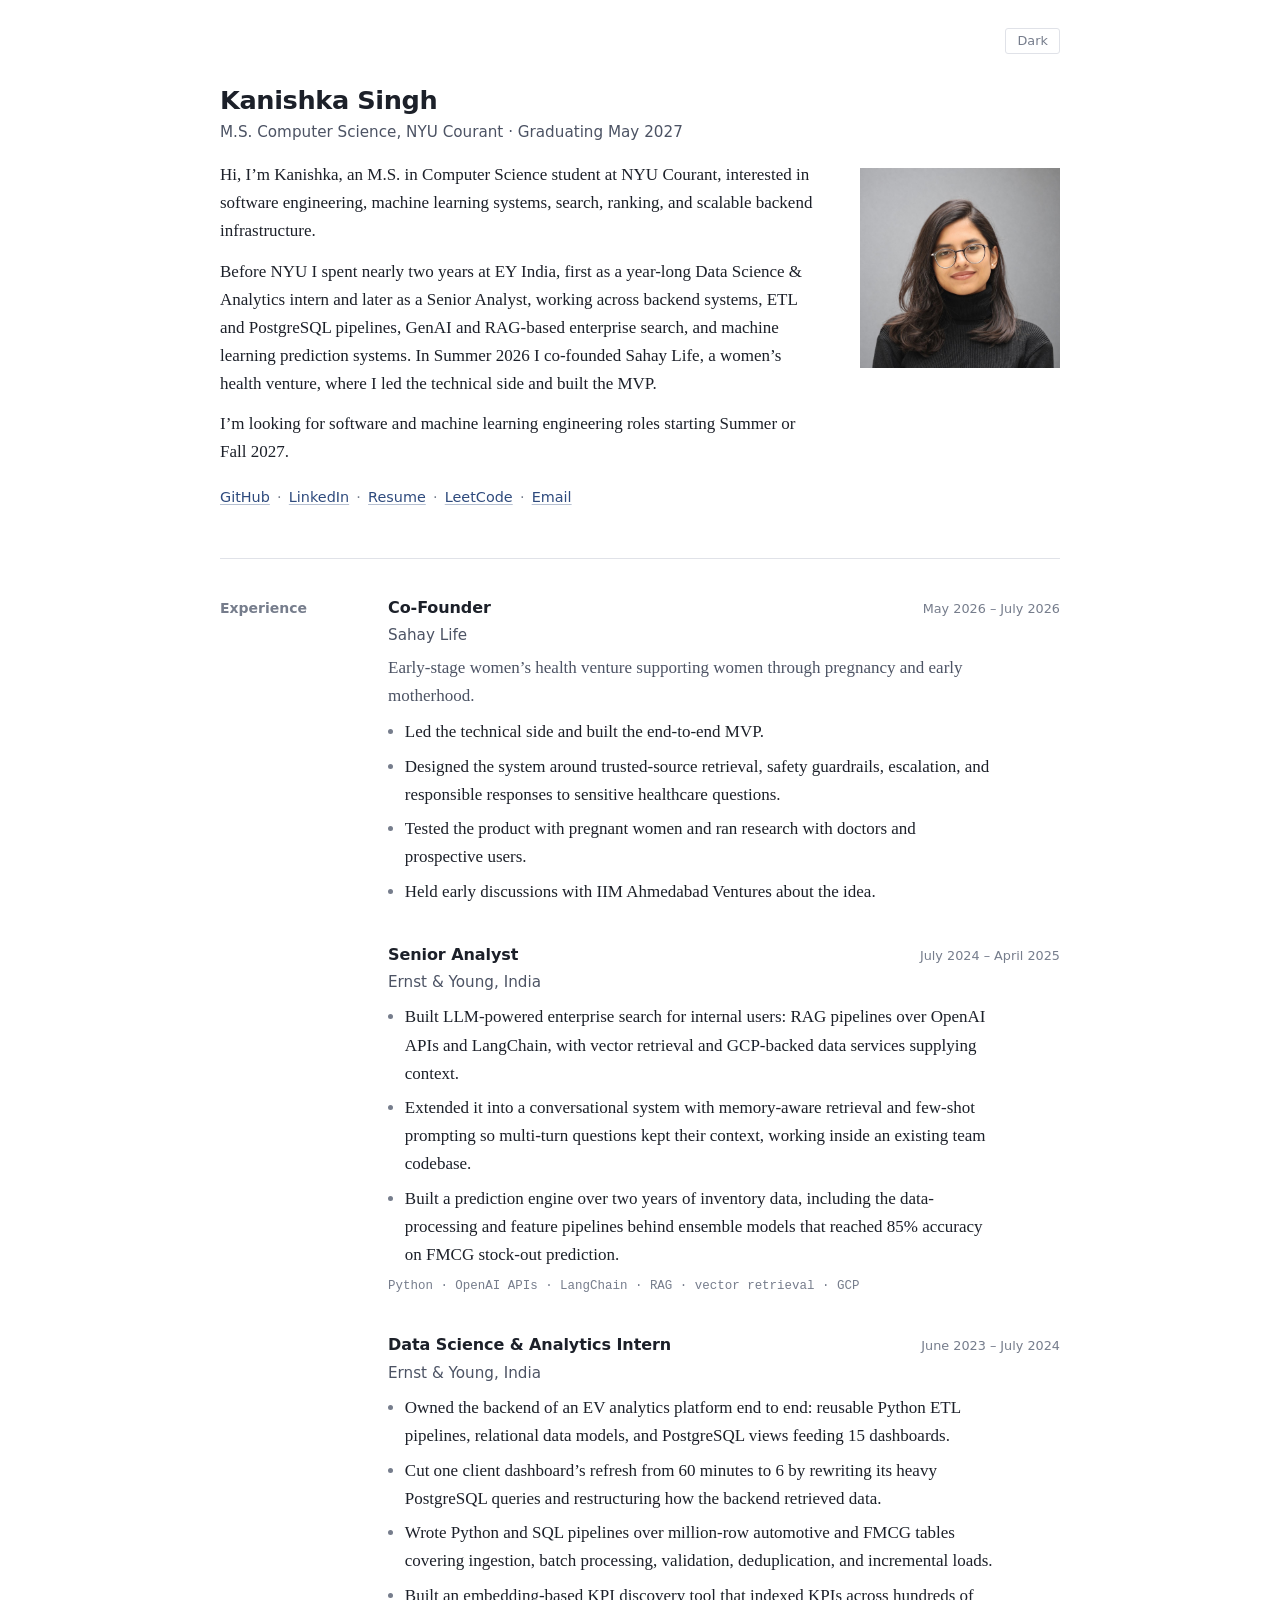
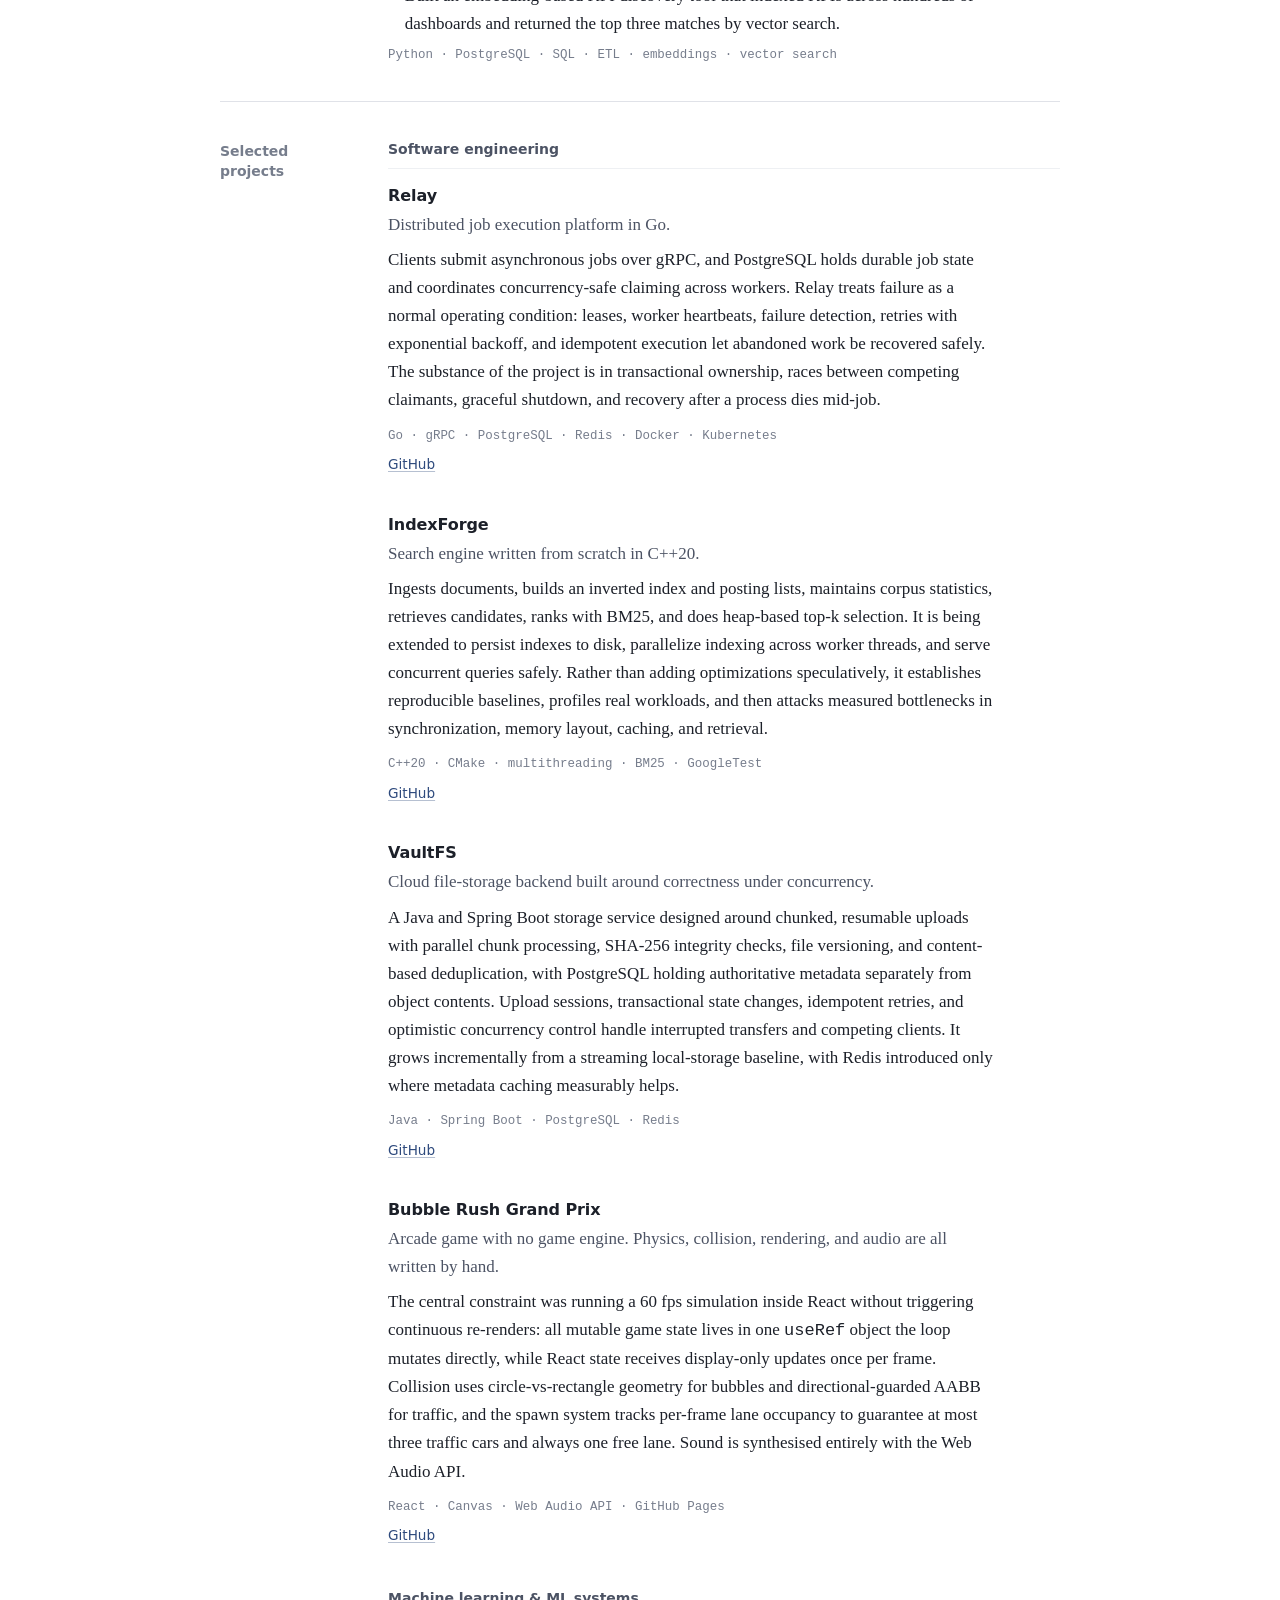
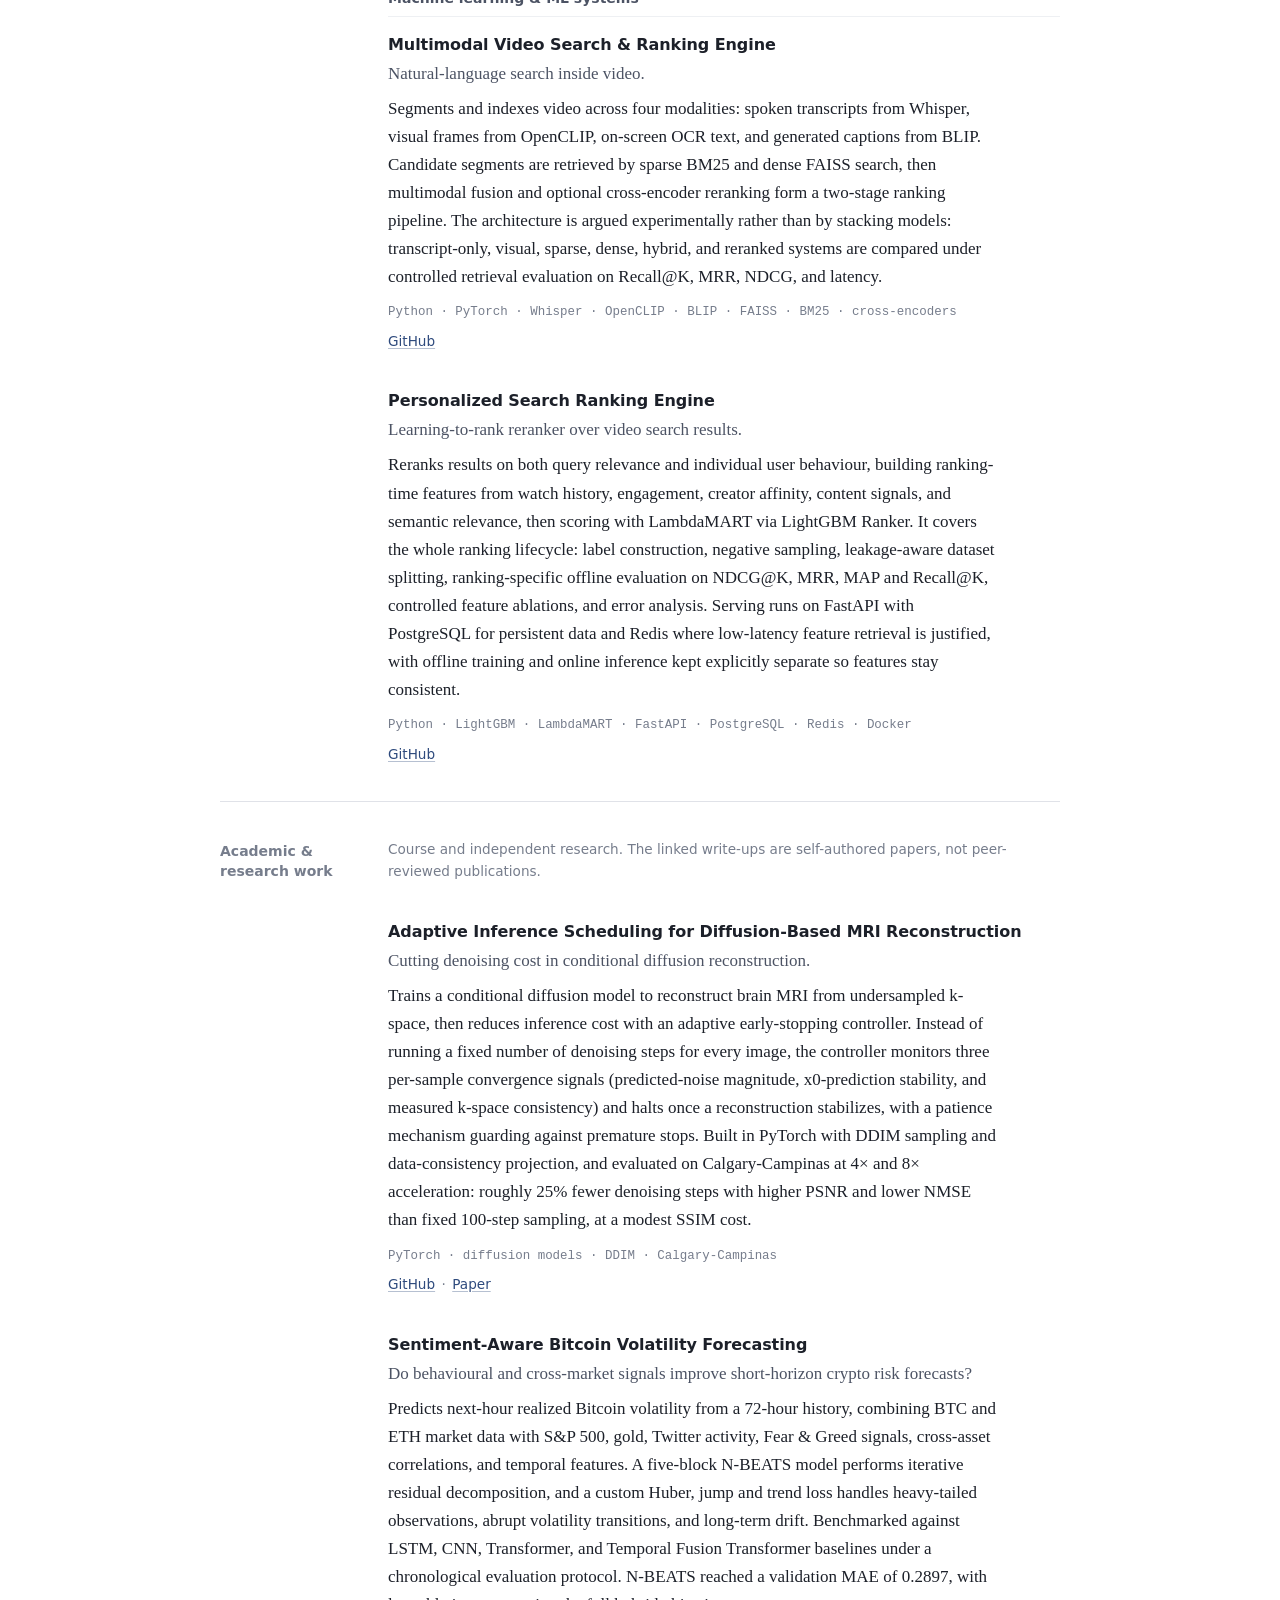
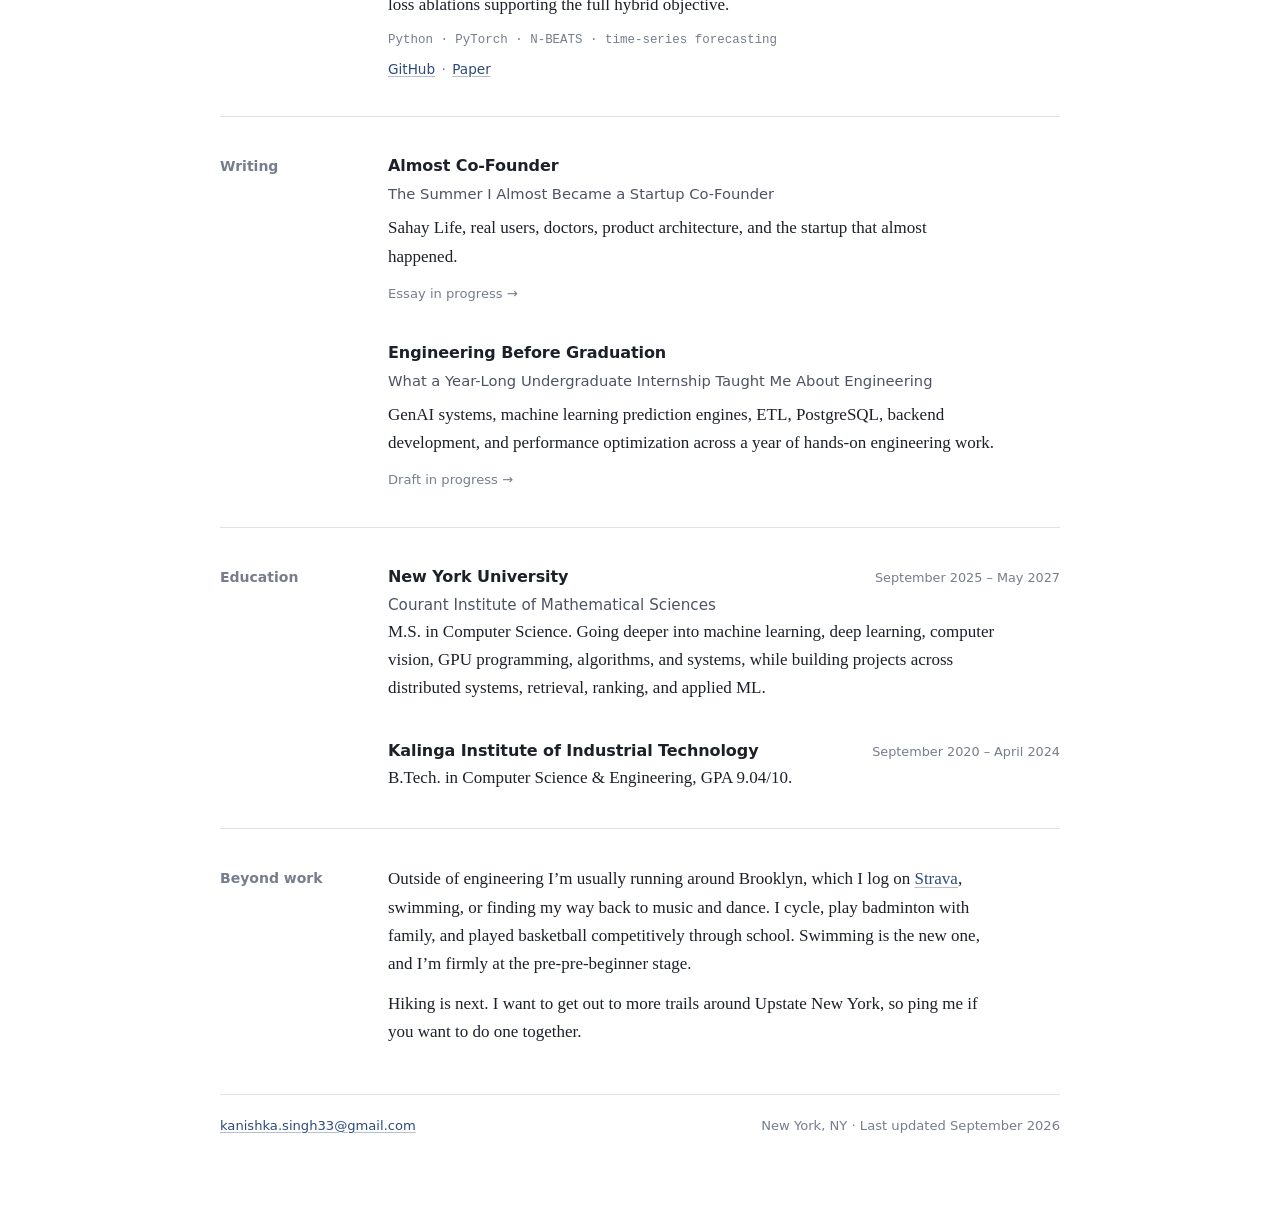
<file: index.html>
<!DOCTYPE html>
<html lang="en">
<head>
<meta charset="utf-8">
<meta name="viewport" content="width=device-width, initial-scale=1">
<title>Kanishka Singh</title>
<meta name="description" content="Kanishka Singh, M.S. Computer Science at NYU Courant, graduating May 2027. Software engineering, machine learning systems, search, ranking, and scalable backend infrastructure. Previously EY India; co-founder of Sahay Life.">
<meta name="author" content="Kanishka Singh">
<link rel="canonical" href="https://up-the-ladder.github.io/kanishka-portfolio/">
<link rel="icon" href="assets/favicon.svg" type="image/svg+xml">
<link rel="stylesheet" href="styles/main.css">
<script src="scripts/theme.js"></script>

<meta property="og:type" content="profile">
<meta property="og:title" content="Kanishka Singh">
<meta property="og:description" content="M.S. Computer Science at NYU Courant, graduating May 2027. Software engineering, machine learning systems, search, ranking, and scalable backend infrastructure.">
<meta property="og:url" content="https://up-the-ladder.github.io/kanishka-portfolio/">
<meta property="og:image" content="https://up-the-ladder.github.io/kanishka-portfolio/assets/kanishka.jpg">
<meta name="twitter:card" content="summary">

<script type="application/ld+json">
{
  "@context": "https://schema.org",
  "@type": "Person",
  "name": "Kanishka Singh",
  "email": "mailto:kanishka.singh33@gmail.com",
  "url": "https://up-the-ladder.github.io/kanishka-portfolio/",
  "jobTitle": "Software and Machine Learning Engineer",
  "alumniOf": [
    { "@type": "CollegeOrUniversity", "name": "New York University, Courant Institute of Mathematical Sciences" },
    { "@type": "CollegeOrUniversity", "name": "Kalinga Institute of Industrial Technology" }
  ],
  "sameAs": [
    "https://github.com/up-the-ladder",
    "https://www.linkedin.com/in/singh-kanishka/",
    "https://leetcode.com/u/kanishka_singh/"
  ]
}
</script>
</head>
<body>

<a class="skip" href="#main">Skip to content</a>

<div class="topbar">
  <button type="button" class="themetoggle" data-theme-toggle aria-label="Switch to dark theme">Dark</button>
</div>

<header class="intro">
  <div>
    <h1 class="name">Kanishka Singh</h1>
    <p class="standfirst">M.S. Computer Science, NYU Courant &middot; Graduating May 2027</p>

    <p>Hi, I&rsquo;m Kanishka, an M.S. in Computer Science student at NYU Courant, interested in
    software engineering, machine learning systems, search, ranking, and scalable backend
    infrastructure.</p>

    <p>Before NYU I spent nearly two years at EY India, first as a year-long Data Science &amp;
    Analytics intern and later as a Senior Analyst, working across backend systems, ETL and PostgreSQL
    pipelines, GenAI and RAG-based enterprise search, and machine learning prediction systems. In
    Summer 2026 I co-founded Sahay Life, a women&rsquo;s health venture, where I led the technical
    side and built the MVP.</p>

    <p>I&rsquo;m looking for software and machine learning engineering roles starting Summer or
    Fall 2027.</p>

    <ul class="linkline">
      <li><a href="https://github.com/up-the-ladder" rel="me noopener">GitHub</a></li>
      <li><a href="https://www.linkedin.com/in/singh-kanishka/" rel="me noopener">LinkedIn</a></li>
      <li><a href="Kanishka_Resume.pdf" download>Resume</a></li>
      <li><a href="https://leetcode.com/u/kanishka_singh/" rel="me noopener">LeetCode</a></li>
      <li><a href="mailto:kanishka.singh33@gmail.com">Email</a></li>
    </ul>
  </div>

  <figure class="portrait">
    <img src="assets/kanishka.jpg" alt="Portrait of Kanishka Singh" width="320" height="320"
         onerror="this.closest('.portrait').remove()">
  </figure>
</header>

<main id="main">

  <!-- ===================== EXPERIENCE ===================== -->
  <section class="section" aria-labelledby="experience">
    <h2 class="section-label" id="experience">Experience</h2>
    <div class="section-body">

      <article class="entry">
        <div class="entry-head">
          <h3 class="entry-title">Co-Founder</h3>
          <p class="entry-meta">May 2026 &ndash; July 2026</p>
        </div>
        <p class="entry-org">Sahay Life</p>
        <p class="entry-line">Early-stage women&rsquo;s health venture supporting women through
        pregnancy and early motherhood.</p>
        <ul class="points">
          <li>Led the technical side and built the end-to-end MVP.</li>
          <li>Designed the system around trusted-source retrieval, safety guardrails, escalation, and
          responsible responses to sensitive healthcare questions.</li>
          <li>Tested the product with pregnant women and ran research with doctors and prospective
          users.</li>
          <li>Held early discussions with IIM Ahmedabad Ventures about the idea.</li>
        </ul>
      </article>

      <article class="entry">
        <div class="entry-head">
          <h3 class="entry-title">Senior Analyst</h3>
          <p class="entry-meta">July 2024 &ndash; April 2025</p>
        </div>
        <p class="entry-org">Ernst &amp; Young, India</p>
        <ul class="points">
          <li>Built LLM-powered enterprise search for internal users: RAG pipelines over OpenAI APIs
          and LangChain, with vector retrieval and GCP-backed data services supplying context.</li>
          <li>Extended it into a conversational system with memory-aware retrieval and few-shot
          prompting so multi-turn questions kept their context, working inside an existing team
          codebase.</li>
          <li>Built a prediction engine over two years of inventory data, including the data-processing
          and feature pipelines behind ensemble models that reached 85% accuracy on FMCG stock-out
          prediction.</li>
        </ul>
        <p class="stack">Python &middot; OpenAI APIs &middot; LangChain &middot; RAG &middot; vector retrieval &middot; GCP</p>
      </article>

      <article class="entry">
        <div class="entry-head">
          <h3 class="entry-title">Data Science &amp; Analytics Intern</h3>
          <p class="entry-meta">June 2023 &ndash; July 2024</p>
        </div>
        <p class="entry-org">Ernst &amp; Young, India</p>
        <ul class="points">
          <li>Owned the backend of an EV analytics platform end to end: reusable Python ETL pipelines,
          relational data models, and PostgreSQL views feeding 15 dashboards.</li>
          <li>Cut one client dashboard&rsquo;s refresh from 60 minutes to 6 by rewriting its heavy
          PostgreSQL queries and restructuring how the backend retrieved data.</li>
          <li>Wrote Python and SQL pipelines over million-row automotive and FMCG tables covering
          ingestion, batch processing, validation, deduplication, and incremental loads.</li>
          <li>Built an embedding-based KPI discovery tool that indexed KPIs across hundreds of
          dashboards and returned the top three matches by vector search.</li>
        </ul>
        <p class="stack">Python &middot; PostgreSQL &middot; SQL &middot; ETL &middot; embeddings &middot; vector search</p>
      </article>

    </div>
  </section>

  <!-- ===================== SELECTED PROJECTS ===================== -->
  <section class="section" aria-labelledby="projects">
    <h2 class="section-label" id="projects">Selected projects</h2>
    <div class="section-body">

      <div class="group">
        <h3 class="group-label">Software engineering</h3>

        <article class="entry">
          <div class="entry-head">
            <h4 class="entry-title">Relay</h4>
          </div>
          <p class="entry-line">Distributed job execution platform in Go.</p>
          <p>Clients submit asynchronous jobs over gRPC, and PostgreSQL holds durable job state and
          coordinates concurrency-safe claiming across workers. Relay treats failure as a normal
          operating condition: leases, worker heartbeats, failure detection, retries with exponential
          backoff, and idempotent execution let abandoned work be recovered safely. The substance of the
          project is in transactional ownership, races between competing claimants, graceful shutdown,
          and recovery after a process dies mid-job.</p>
          <p class="stack">Go &middot; gRPC &middot; PostgreSQL &middot; Redis &middot; Docker &middot; Kubernetes</p>
          <ul class="links">
            <li><a href="https://github.com/up-the-ladder/Relay" rel="noopener">GitHub</a></li>
          </ul>
        </article>

        <article class="entry">
          <div class="entry-head">
            <h4 class="entry-title">IndexForge</h4>
          </div>
          <p class="entry-line">Search engine written from scratch in C++20.</p>
          <p>Ingests documents, builds an inverted index and posting lists, maintains corpus statistics,
          retrieves candidates, ranks with BM25, and does heap-based top-k selection. It is being
          extended to persist indexes to disk, parallelize indexing across worker threads, and serve
          concurrent queries safely. Rather than adding optimizations speculatively, it establishes
          reproducible baselines, profiles real workloads, and then attacks measured bottlenecks in
          synchronization, memory layout, caching, and retrieval.</p>
          <p class="stack">C++20 &middot; CMake &middot; multithreading &middot; BM25 &middot; GoogleTest</p>
          <ul class="links">
            <li><a href="https://github.com/up-the-ladder/IndexForge" rel="noopener">GitHub</a></li>
          </ul>
        </article>

        <article class="entry">
          <div class="entry-head">
            <h4 class="entry-title">VaultFS</h4>
          </div>
          <p class="entry-line">Cloud file-storage backend built around correctness under concurrency.</p>
          <p>A Java and Spring Boot storage service designed around chunked, resumable uploads with
          parallel chunk processing, SHA-256 integrity checks, file versioning, and content-based
          deduplication, with PostgreSQL holding authoritative metadata separately from object contents.
          Upload sessions, transactional state changes, idempotent retries, and optimistic concurrency
          control handle interrupted transfers and competing clients. It grows incrementally from a
          streaming local-storage baseline, with Redis introduced only where metadata caching measurably
          helps.</p>
          <p class="stack">Java &middot; Spring Boot &middot; PostgreSQL &middot; Redis</p>
          <ul class="links">
            <li><a href="https://github.com/up-the-ladder/VaultFS" rel="noopener">GitHub</a></li>
          </ul>
        </article>

        <article class="entry">
          <div class="entry-head">
            <h4 class="entry-title">Bubble Rush Grand Prix</h4>
          </div>
          <p class="entry-line">Arcade game with no game engine. Physics, collision, rendering, and
          audio are all written by hand.</p>
          <p>The central constraint was running a 60 fps simulation inside React without triggering
          continuous re-renders: all mutable game state lives in one <code>useRef</code> object the loop
          mutates directly, while React state receives display-only updates once per frame. Collision
          uses circle-vs-rectangle geometry for bubbles and directional-guarded AABB for traffic, and the
          spawn system tracks per-frame lane occupancy to guarantee at most three traffic cars and always
          one free lane. Sound is synthesised entirely with the Web Audio API.</p>
          <p class="stack">React &middot; Canvas &middot; Web Audio API &middot; GitHub Pages</p>
          <ul class="links">
            <li><a href="https://github.com/up-the-ladder/f1-game" rel="noopener">GitHub</a></li>
          </ul>
        </article>
      </div>

      <div class="group">
        <h3 class="group-label">Machine learning &amp; ML systems</h3>

        <article class="entry">
          <div class="entry-head">
            <h4 class="entry-title">Multimodal Video Search &amp; Ranking Engine</h4>
          </div>
          <p class="entry-line">Natural-language search inside video.</p>
          <p>Segments and indexes video across four modalities: spoken transcripts from Whisper, visual
          frames from OpenCLIP, on-screen OCR text, and generated captions from BLIP. Candidate segments
          are retrieved by sparse BM25 and dense FAISS search, then multimodal fusion and optional
          cross-encoder reranking form a two-stage ranking pipeline. The architecture is argued
          experimentally rather than by stacking models: transcript-only, visual, sparse, dense, hybrid,
          and reranked systems are compared under controlled retrieval evaluation on Recall@K, MRR,
          NDCG, and latency.</p>
          <p class="stack">Python &middot; PyTorch &middot; Whisper &middot; OpenCLIP &middot; BLIP &middot; FAISS &middot; BM25 &middot; cross-encoders</p>
          <ul class="links">
            <li><a href="https://github.com/up-the-ladder/Multimodal-Video-Search-Ranking-Engine" rel="noopener">GitHub</a></li>
          </ul>
        </article>

        <article class="entry">
          <div class="entry-head">
            <h4 class="entry-title">Personalized Search Ranking Engine</h4>
          </div>
          <p class="entry-line">Learning-to-rank reranker over video search results.</p>
          <p>Reranks results on both query relevance and individual user behaviour, building
          ranking-time features from watch history, engagement, creator affinity, content signals, and
          semantic relevance, then scoring with LambdaMART via LightGBM Ranker. It covers the whole
          ranking lifecycle: label construction, negative sampling, leakage-aware dataset splitting,
          ranking-specific offline evaluation on NDCG@K, MRR, MAP and Recall@K, controlled feature
          ablations, and error analysis. Serving runs on FastAPI with PostgreSQL for persistent data and
          Redis where low-latency feature retrieval is justified, with offline training and online
          inference kept explicitly separate so features stay consistent.</p>
          <p class="stack">Python &middot; LightGBM &middot; LambdaMART &middot; FastAPI &middot; PostgreSQL &middot; Redis &middot; Docker</p>
          <ul class="links">
            <li><a href="https://github.com/up-the-ladder/Personalized-Ranking-Engine" rel="noopener">GitHub</a></li>
          </ul>
        </article>
      </div>

    </div>
  </section>

  <!-- ===================== ACADEMIC & RESEARCH ===================== -->
  <section class="section" aria-labelledby="research">
    <h2 class="section-label" id="research">Academic &amp; research work</h2>
    <div class="section-body">
      <p class="section-note">Course and independent research. The linked write-ups are self-authored
      papers, not peer-reviewed publications.</p>

      <article class="entry">
        <div class="entry-head">
          <h3 class="entry-title">Adaptive Inference Scheduling for Diffusion-Based MRI Reconstruction</h3>
        </div>
        <p class="entry-line">Cutting denoising cost in conditional diffusion reconstruction.</p>
        <p>Trains a conditional diffusion model to reconstruct brain MRI from undersampled k-space, then
        reduces inference cost with an adaptive early-stopping controller. Instead of running a fixed
        number of denoising steps for every image, the controller monitors three per-sample convergence
        signals (predicted-noise magnitude, x0-prediction stability, and measured k-space consistency)
        and halts once a reconstruction stabilizes, with a patience mechanism guarding against premature
        stops. Built in PyTorch with DDIM sampling and data-consistency projection, and evaluated on
        Calgary-Campinas at 4&times; and 8&times; acceleration: roughly 25% fewer denoising steps with
        higher PSNR and lower NMSE than fixed 100-step sampling, at a modest SSIM cost.</p>
        <p class="stack">PyTorch &middot; diffusion models &middot; DDIM &middot; Calgary-Campinas</p>
        <ul class="links">
          <li><a href="https://github.com/up-the-ladder/adaptive-inference-diffusion-mri" rel="noopener">GitHub</a></li>
          <li><a href="https://github.com/up-the-ladder/adaptive-inference-diffusion-mri/blob/main/Adaptive_Inference_Scheduling_for_Diffusion_Based_MRI_Reconstruction.pdf" rel="noopener">Paper</a></li>
        </ul>
      </article>

      <article class="entry">
        <div class="entry-head">
          <h3 class="entry-title">Sentiment-Aware Bitcoin Volatility Forecasting</h3>
        </div>
        <p class="entry-line">Do behavioural and cross-market signals improve short-horizon crypto risk
        forecasts?</p>
        <p>Predicts next-hour realized Bitcoin volatility from a 72-hour history, combining BTC and ETH
        market data with S&amp;P 500, gold, Twitter activity, Fear &amp; Greed signals, cross-asset
        correlations, and temporal features. A five-block N-BEATS model performs iterative residual
        decomposition, and a custom Huber, jump and trend loss handles heavy-tailed observations, abrupt
        volatility transitions, and long-term drift. Benchmarked against LSTM, CNN, Transformer, and
        Temporal Fusion Transformer baselines under a chronological evaluation protocol. N-BEATS reached
        a validation MAE of 0.2897, with loss ablations supporting the full hybrid objective.</p>
        <p class="stack">Python &middot; PyTorch &middot; N-BEATS &middot; time-series forecasting</p>
        <ul class="links">
          <li><a href="https://github.com/up-the-ladder/Predictive-Analytics-Project---Sentiment-Analysis" rel="noopener">GitHub</a></li>
          <li><a href="https://github.com/up-the-ladder/Predictive-Analytics-Project---Sentiment-Analysis/blob/main/Reseach%20Paper.pdf" rel="noopener">Paper</a></li>
        </ul>
      </article>

    </div>
  </section>

  <!-- ===================== WRITING ===================== -->
  <section class="section" aria-labelledby="writing">
    <h2 class="section-label" id="writing">Writing</h2>
    <div class="section-body">

      <article class="entry">
        <h3 class="entry-title">Almost Co-Founder</h3>
        <p class="writing-sub">The Summer I Almost Became a Startup Co-Founder</p>
        <p>Sahay Life, real users, doctors, product architecture, and the startup that almost
        happened.</p>
        <p class="status">Essay in progress &rarr;</p>
      </article>

      <article class="entry">
        <h3 class="entry-title">Engineering Before Graduation</h3>
        <p class="writing-sub">What a Year-Long Undergraduate Internship Taught Me About Engineering</p>
        <p>GenAI systems, machine learning prediction engines, ETL, PostgreSQL, backend development, and
        performance optimization across a year of hands-on engineering work.</p>
        <p class="status">Draft in progress &rarr;</p>
      </article>

    </div>
  </section>

  <!-- ===================== EDUCATION ===================== -->
  <section class="section" aria-labelledby="education">
    <h2 class="section-label" id="education">Education</h2>
    <div class="section-body">

      <article class="entry">
        <div class="entry-head">
          <h3 class="entry-title">New York University</h3>
          <p class="entry-meta">September 2025 &ndash; May 2027</p>
        </div>
        <p class="entry-org">Courant Institute of Mathematical Sciences</p>
        <p>M.S. in Computer Science. Going deeper into machine learning, deep learning, computer vision,
        GPU programming, algorithms, and systems, while building projects across distributed systems,
        retrieval, ranking, and applied ML.</p>
      </article>

      <article class="entry">
        <div class="entry-head">
          <h3 class="entry-title">Kalinga Institute of Industrial Technology</h3>
          <p class="entry-meta">September 2020 &ndash; April 2024</p>
        </div>
        <p>B.Tech. in Computer Science &amp; Engineering, GPA 9.04/10.</p>
      </article>

    </div>
  </section>

  <!-- ===================== BEYOND WORK ===================== -->
  <section class="section" aria-labelledby="beyond">
    <h2 class="section-label" id="beyond">Beyond work</h2>
    <div class="section-body">
      <div class="entry">
        <p>Outside of engineering I&rsquo;m usually running around Brooklyn, which I log on
        <a href="https://www.strava.com/athletes/1771882980" rel="noopener">Strava</a>, swimming,
        or finding my way back to music and dance. I cycle, play badminton with family, and
        played basketball competitively through school. Swimming is the new one, and I&rsquo;m firmly at
        the pre-pre-beginner stage.</p>
        <p>Hiking is next. I want to get out to more trails around Upstate New York, so ping me if you
        want to do one together.</p>
      </div>
    </div>
  </section>

</main>

<footer class="site-footer">
  <span><a href="mailto:kanishka.singh33@gmail.com">kanishka.singh33@gmail.com</a></span>
  <span>New York, NY &middot; Last updated September 2026</span>
</footer>

</body>
</html>
</file>
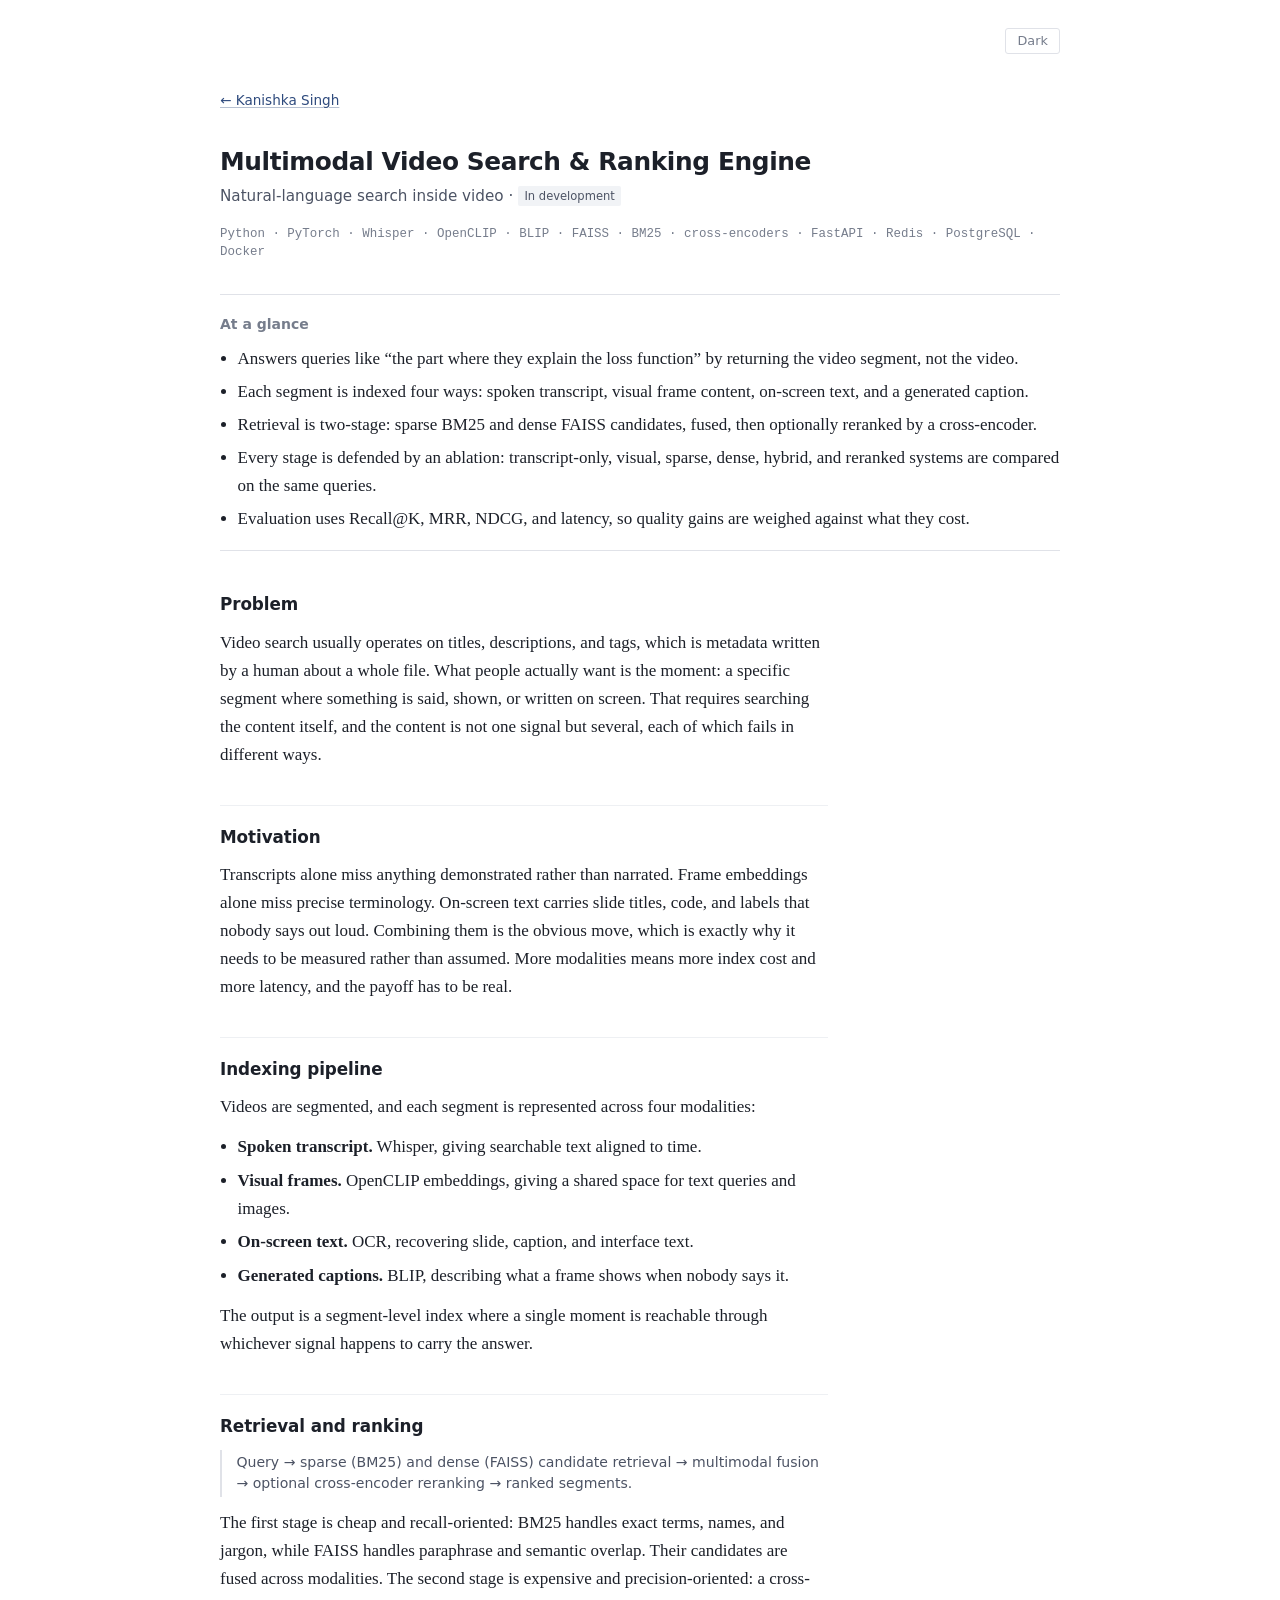
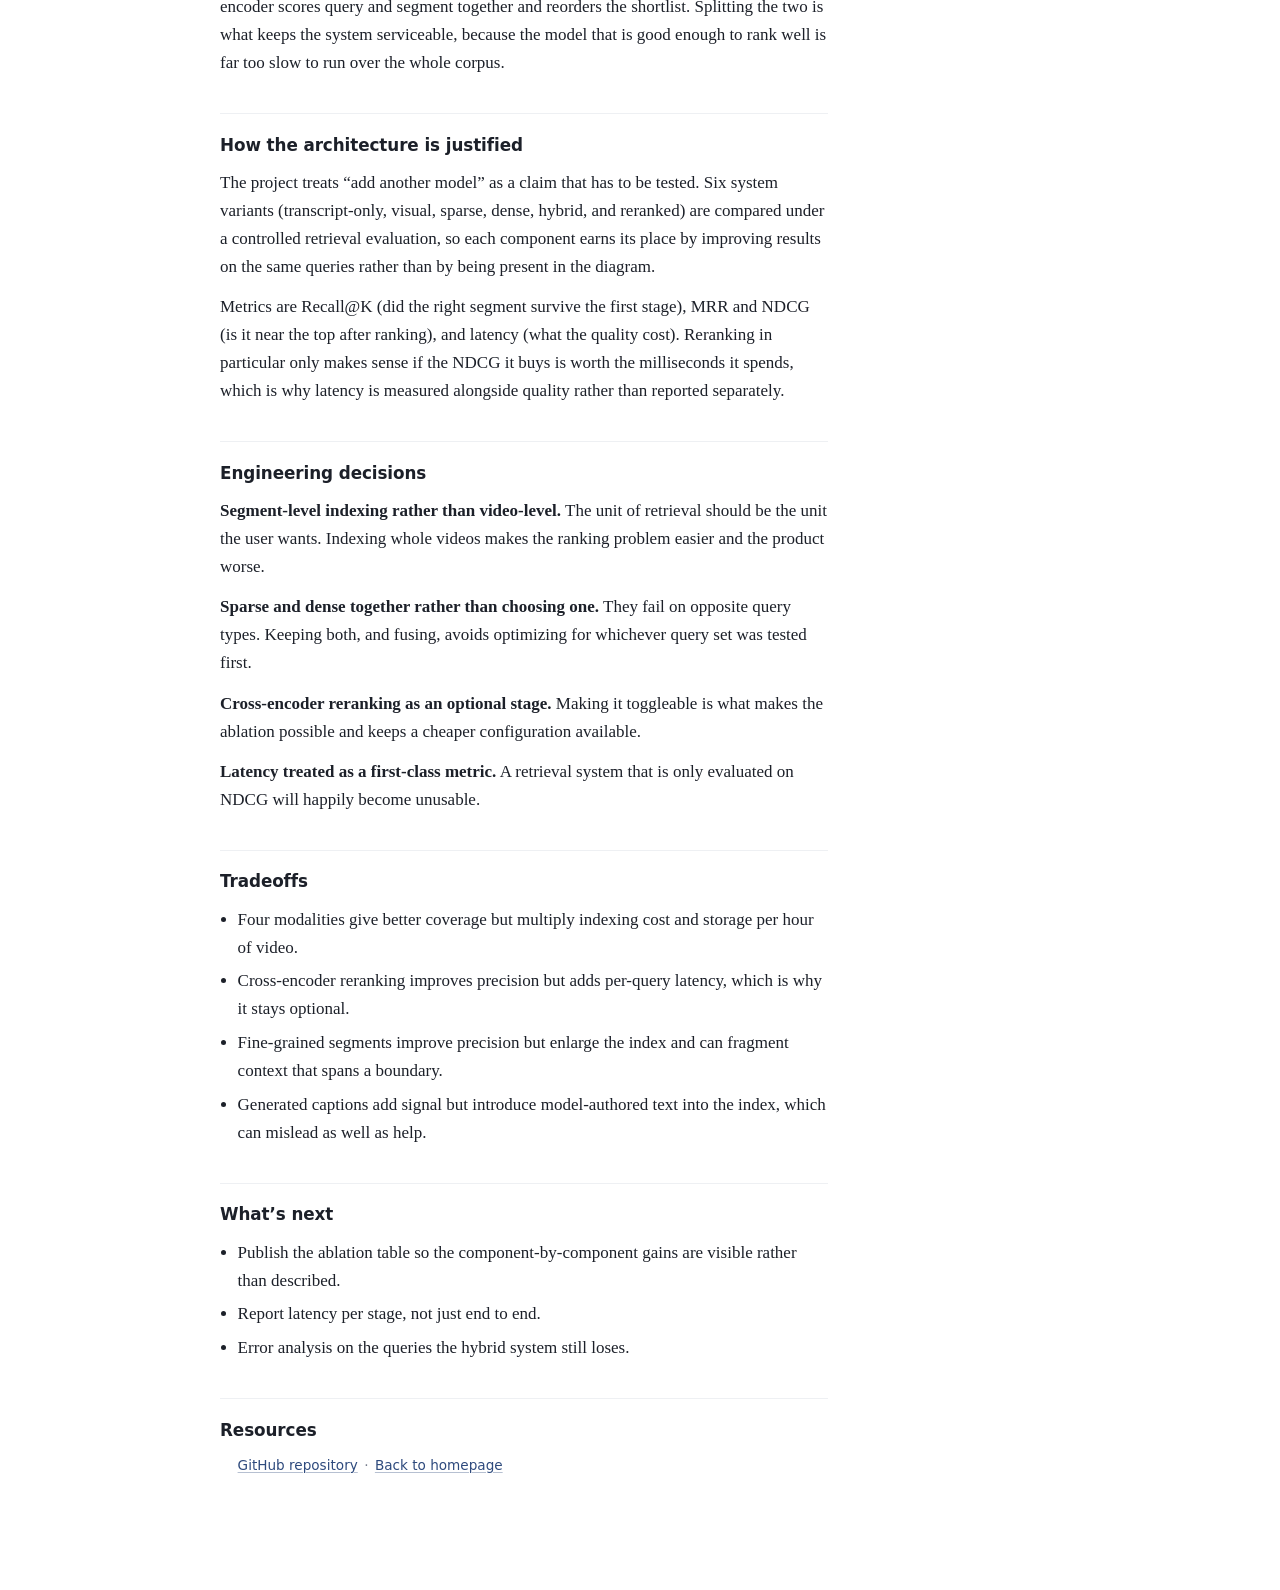
<file: projects/multimodal-video-search.html>
<!DOCTYPE html>
<html lang="en">
<head>
<meta charset="utf-8">
<meta name="viewport" content="width=device-width, initial-scale=1">
<title>Multimodal Video Search &amp; Ranking Engine · Kanishka Singh</title>
<meta name="description" content="A retrieval system for searching inside videos with natural language: Whisper transcripts, OpenCLIP frames, OCR text and BLIP captions, retrieved with BM25 and FAISS and reranked with cross-encoders.">
<link rel="canonical" href="https://up-the-ladder.github.io/kanishka-portfolio/projects/multimodal-video-search.html">
<link rel="icon" href="../assets/favicon.svg" type="image/svg+xml">
<link rel="stylesheet" href="../styles/main.css">
<script src="../scripts/theme.js"></script>
<meta property="og:type" content="article">
<meta property="og:title" content="Multimodal Video Search &amp; Ranking Engine">
<meta property="og:description" content="Searching inside video with natural language: four indexed modalities, sparse and dense retrieval, fusion, and cross-encoder reranking, with each stage justified by controlled evaluation.">
<meta property="og:url" content="https://up-the-ladder.github.io/kanishka-portfolio/projects/multimodal-video-search.html">
<meta name="twitter:card" content="summary">
</head>
<body>

<a class="skip" href="#main">Skip to content</a>

<div class="topbar">
  <button type="button" class="themetoggle" data-theme-toggle aria-label="Switch to dark theme">Dark</button>
</div>

<a class="backlink" href="../index.html">← Kanishka Singh</a>

<header class="article-header">
  <h1 class="article-title">Multimodal Video Search &amp; Ranking Engine</h1>
  <p class="article-sub">Natural-language search inside video · <span class="tag">In development</span></p>
  <p class="stack">Python · PyTorch · Whisper · OpenCLIP · BLIP · FAISS · BM25 · cross-encoders · FastAPI · Redis · PostgreSQL · Docker</p>
</header>

<div class="glance">
  <h2>At a glance</h2>
  <ul>
    <li>Answers queries like &ldquo;the part where they explain the loss function&rdquo; by returning the video segment, not the video.</li>
    <li>Each segment is indexed four ways: spoken transcript, visual frame content, on-screen text, and a generated caption.</li>
    <li>Retrieval is two-stage: sparse BM25 and dense FAISS candidates, fused, then optionally reranked by a cross-encoder.</li>
    <li>Every stage is defended by an ablation: transcript-only, visual, sparse, dense, hybrid, and reranked systems are compared on the same queries.</li>
    <li>Evaluation uses Recall@K, MRR, NDCG, and latency, so quality gains are weighed against what they cost.</li>
  </ul>
</div>

<main id="main" class="article-body">

  <h2>Problem</h2>
  <p>Video search usually operates on titles, descriptions, and tags, which is metadata written by a
  human about a whole file. What people actually want is the moment: a specific segment where something is
  said, shown, or written on screen. That requires searching the content itself, and the content is
  not one signal but several, each of which fails in different ways.</p>

  <h2>Motivation</h2>
  <p>Transcripts alone miss anything demonstrated rather than narrated. Frame embeddings alone miss
  precise terminology. On-screen text carries slide titles, code, and labels that nobody says out
  loud. Combining them is the obvious move, which is exactly why it needs to be measured rather than
  assumed. More modalities means more index cost and more latency, and the payoff has to be real.</p>

  <h2>Indexing pipeline</h2>
  <p>Videos are segmented, and each segment is represented across four modalities:</p>
  <ul>
    <li><strong>Spoken transcript.</strong> Whisper, giving searchable text aligned to time.</li>
    <li><strong>Visual frames.</strong> OpenCLIP embeddings, giving a shared space for text queries and images.</li>
    <li><strong>On-screen text.</strong> OCR, recovering slide, caption, and interface text.</li>
    <li><strong>Generated captions.</strong> BLIP, describing what a frame shows when nobody says it.</li>
  </ul>
  <p>The output is a segment-level index where a single moment is reachable through whichever signal
  happens to carry the answer.</p>

  <h2>Retrieval and ranking</h2>
  <p class="callout">Query → sparse (BM25) and dense (FAISS) candidate retrieval → multimodal fusion →
  optional cross-encoder reranking → ranked segments.</p>
  <p>The first stage is cheap and recall-oriented: BM25 handles exact terms, names, and jargon, while
  FAISS handles paraphrase and semantic overlap. Their candidates are fused across modalities. The
  second stage is expensive and precision-oriented: a cross-encoder scores query and segment together
  and reorders the shortlist. Splitting the two is what keeps the system serviceable, because the model
  that is good enough to rank well is far too slow to run over the whole corpus.</p>

  <h2>How the architecture is justified</h2>
  <p>The project treats &ldquo;add another model&rdquo; as a claim that has to be tested. Six system
  variants (transcript-only, visual, sparse, dense, hybrid, and reranked) are compared under a
  controlled retrieval evaluation, so each component earns its place by improving results on the same
  queries rather than by being present in the diagram.</p>
  <p>Metrics are Recall@K (did the right segment survive the first stage), MRR and NDCG (is it near
  the top after ranking), and latency (what the quality cost). Reranking in particular only makes
  sense if the NDCG it buys is worth the milliseconds it spends, which is why latency is measured
  alongside quality rather than reported separately.</p>

  <h2>Engineering decisions</h2>
  <p><strong>Segment-level indexing rather than video-level.</strong> The unit of retrieval should be
  the unit the user wants. Indexing whole videos makes the ranking problem easier and the product
  worse.</p>
  <p><strong>Sparse and dense together rather than choosing one.</strong> They fail on opposite query
  types. Keeping both, and fusing, avoids optimizing for whichever query set was tested first.</p>
  <p><strong>Cross-encoder reranking as an optional stage.</strong> Making it toggleable is what makes
  the ablation possible and keeps a cheaper configuration available.</p>
  <p><strong>Latency treated as a first-class metric.</strong> A retrieval system that is only
  evaluated on NDCG will happily become unusable.</p>

  <h2>Tradeoffs</h2>
  <ul>
    <li>Four modalities give better coverage but multiply indexing cost and storage per hour of video.</li>
    <li>Cross-encoder reranking improves precision but adds per-query latency, which is why it stays optional.</li>
    <li>Fine-grained segments improve precision but enlarge the index and can fragment context that spans a boundary.</li>
    <li>Generated captions add signal but introduce model-authored text into the index, which can mislead as well as help.</li>
  </ul>

  <h2>What&rsquo;s next</h2>
  <ul>
    <li>Publish the ablation table so the component-by-component gains are visible rather than described.</li>
    <li>Report latency per stage, not just end to end.</li>
    <li>Error analysis on the queries the hybrid system still loses.</li>
  </ul>

  <h2>Resources</h2>
  <ul class="links">
    <li><a href="https://github.com/up-the-ladder/Multimodal-Video-Search-Ranking-Engine" rel="noopener">GitHub repository</a></li>
    <li><a href="../index.html">Back to homepage</a></li>
  </ul>

</main>

</body>
</html>
</file>
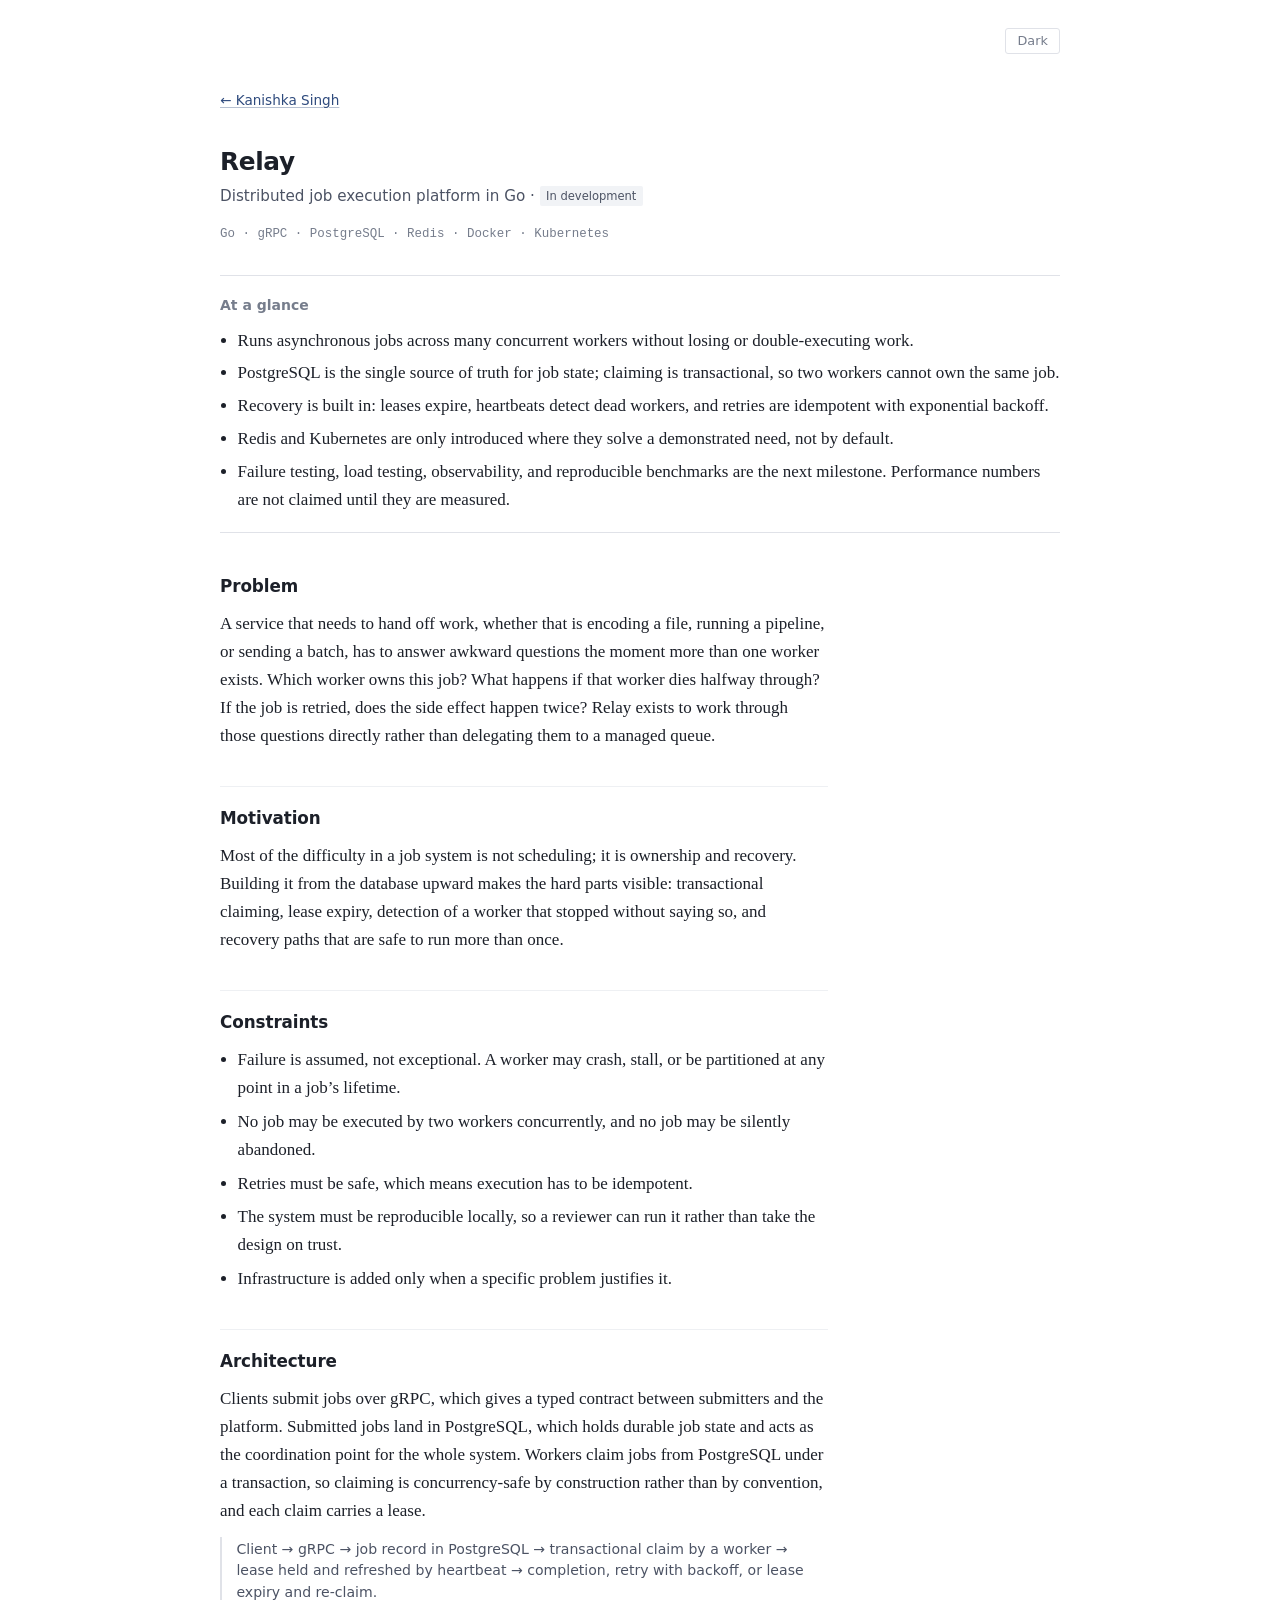
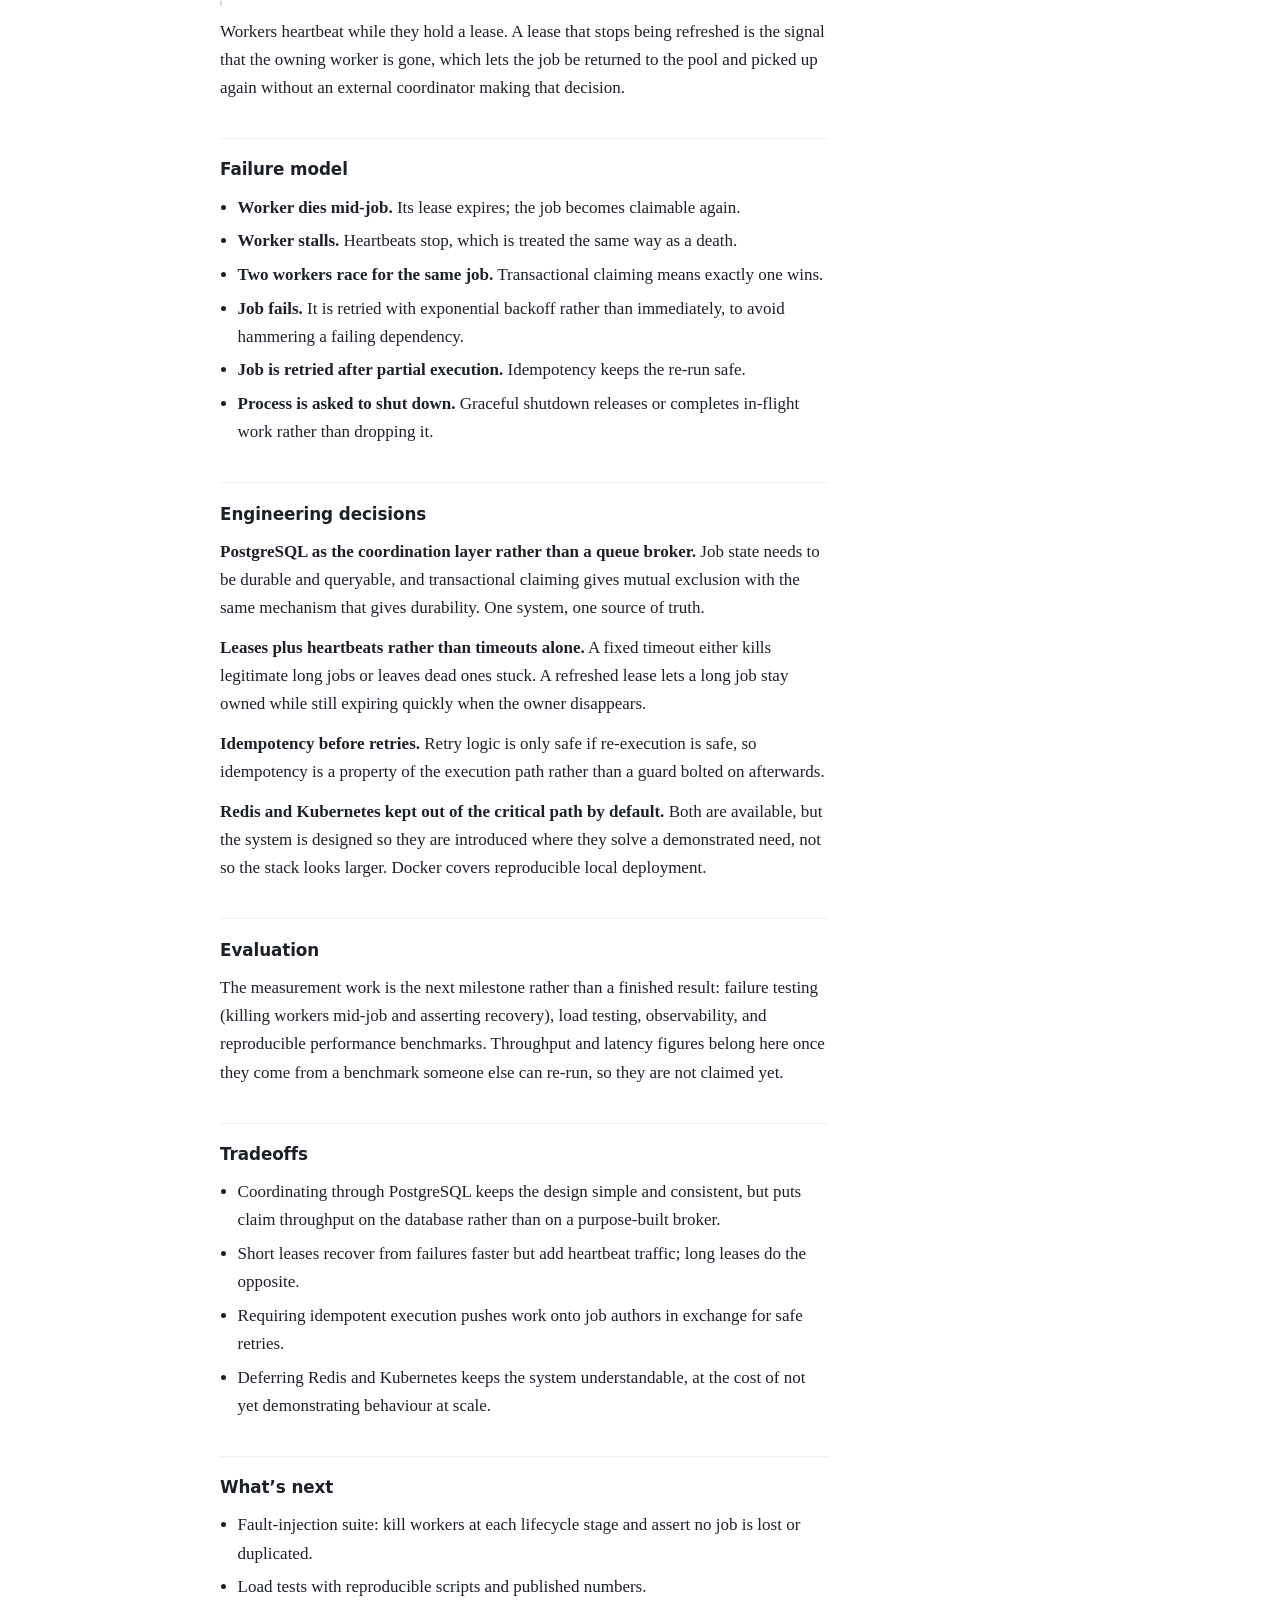
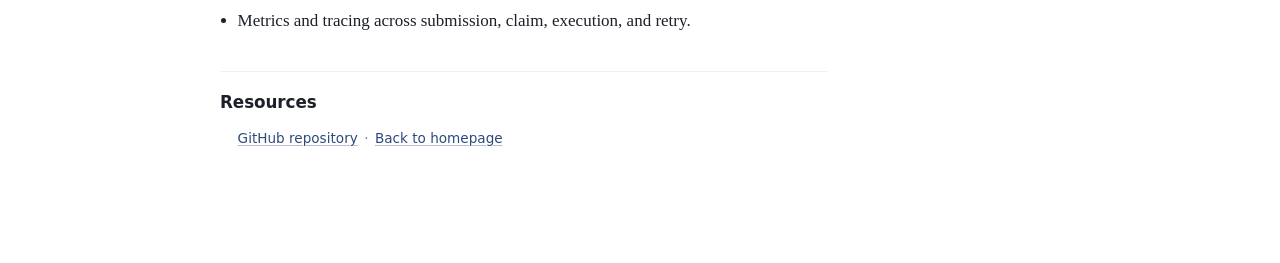
<file: projects/relay.html>
<!DOCTYPE html>
<html lang="en">
<head>
<meta charset="utf-8">
<meta name="viewport" content="width=device-width, initial-scale=1">
<title>Relay: distributed job execution platform · Kanishka Singh</title>
<meta name="description" content="Relay is a distributed job execution platform in Go: gRPC submission, PostgreSQL-backed durable job state, concurrency-safe claiming, leases, heartbeats, retries, and idempotent recovery.">
<link rel="canonical" href="https://up-the-ladder.github.io/kanishka-portfolio/projects/relay.html">
<link rel="icon" href="../assets/favicon.svg" type="image/svg+xml">
<link rel="stylesheet" href="../styles/main.css">
<script src="../scripts/theme.js"></script>
<meta property="og:type" content="article">
<meta property="og:title" content="Relay: distributed job execution platform">
<meta property="og:description" content="A Go job platform designed around failure as a normal operating condition: leases, heartbeats, idempotent retries, and transactional job ownership in PostgreSQL.">
<meta property="og:url" content="https://up-the-ladder.github.io/kanishka-portfolio/projects/relay.html">
<meta name="twitter:card" content="summary">
</head>
<body>

<a class="skip" href="#main">Skip to content</a>

<div class="topbar">
  <button type="button" class="themetoggle" data-theme-toggle aria-label="Switch to dark theme">Dark</button>
</div>

<a class="backlink" href="../index.html">← Kanishka Singh</a>

<header class="article-header">
  <h1 class="article-title">Relay</h1>
  <p class="article-sub">Distributed job execution platform in Go · <span class="tag">In development</span></p>
  <p class="stack">Go · gRPC · PostgreSQL · Redis · Docker · Kubernetes</p>
</header>

<div class="glance">
  <h2>At a glance</h2>
  <ul>
    <li>Runs asynchronous jobs across many concurrent workers without losing or double-executing work.</li>
    <li>PostgreSQL is the single source of truth for job state; claiming is transactional, so two workers cannot own the same job.</li>
    <li>Recovery is built in: leases expire, heartbeats detect dead workers, and retries are idempotent with exponential backoff.</li>
    <li>Redis and Kubernetes are only introduced where they solve a demonstrated need, not by default.</li>
    <li>Failure testing, load testing, observability, and reproducible benchmarks are the next milestone. Performance numbers are not claimed until they are measured.</li>
  </ul>
</div>

<main id="main" class="article-body">

  <h2>Problem</h2>
  <p>A service that needs to hand off work, whether that is encoding a file, running a pipeline, or
  sending a batch, has to answer awkward questions the moment more than one worker exists. Which worker owns this job? What
  happens if that worker dies halfway through? If the job is retried, does the side effect happen
  twice? Relay exists to work through those questions directly rather than delegating them to a
  managed queue.</p>

  <h2>Motivation</h2>
  <p>Most of the difficulty in a job system is not scheduling; it is ownership and recovery. Building
  it from the database upward makes the hard parts visible: transactional claiming, lease expiry,
  detection of a worker that stopped without saying so, and recovery paths that are safe to run more
  than once.</p>

  <h2>Constraints</h2>
  <ul>
    <li>Failure is assumed, not exceptional. A worker may crash, stall, or be partitioned at any point in a job&rsquo;s lifetime.</li>
    <li>No job may be executed by two workers concurrently, and no job may be silently abandoned.</li>
    <li>Retries must be safe, which means execution has to be idempotent.</li>
    <li>The system must be reproducible locally, so a reviewer can run it rather than take the design on trust.</li>
    <li>Infrastructure is added only when a specific problem justifies it.</li>
  </ul>

  <h2>Architecture</h2>
  <p>Clients submit jobs over gRPC, which gives a typed contract between submitters and the platform.
  Submitted jobs land in PostgreSQL, which holds durable job state and acts as the coordination point
  for the whole system. Workers claim jobs from PostgreSQL under a transaction, so claiming is
  concurrency-safe by construction rather than by convention, and each claim carries a lease.</p>
  <p class="callout">Client → gRPC → job record in PostgreSQL → transactional claim by a worker → lease
  held and refreshed by heartbeat → completion, retry with backoff, or lease expiry and re-claim.</p>
  <p>Workers heartbeat while they hold a lease. A lease that stops being refreshed is the signal that
  the owning worker is gone, which lets the job be returned to the pool and picked up again without an
  external coordinator making that decision.</p>

  <h2>Failure model</h2>
  <ul>
    <li><strong>Worker dies mid-job.</strong> Its lease expires; the job becomes claimable again.</li>
    <li><strong>Worker stalls.</strong> Heartbeats stop, which is treated the same way as a death.</li>
    <li><strong>Two workers race for the same job.</strong> Transactional claiming means exactly one wins.</li>
    <li><strong>Job fails.</strong> It is retried with exponential backoff rather than immediately, to avoid hammering a failing dependency.</li>
    <li><strong>Job is retried after partial execution.</strong> Idempotency keeps the re-run safe.</li>
    <li><strong>Process is asked to shut down.</strong> Graceful shutdown releases or completes in-flight work rather than dropping it.</li>
  </ul>

  <h2>Engineering decisions</h2>
  <p><strong>PostgreSQL as the coordination layer rather than a queue broker.</strong> Job state needs
  to be durable and queryable, and transactional claiming gives mutual exclusion with the same
  mechanism that gives durability. One system, one source of truth.</p>
  <p><strong>Leases plus heartbeats rather than timeouts alone.</strong> A fixed timeout either kills
  legitimate long jobs or leaves dead ones stuck. A refreshed lease lets a long job stay owned while
  still expiring quickly when the owner disappears.</p>
  <p><strong>Idempotency before retries.</strong> Retry logic is only safe if re-execution is safe, so
  idempotency is a property of the execution path rather than a guard bolted on afterwards.</p>
  <p><strong>Redis and Kubernetes kept out of the critical path by default.</strong> Both are available,
  but the system is designed so they are introduced where they solve a demonstrated need, not so the
  stack looks larger. Docker covers reproducible local deployment.</p>

  <h2>Evaluation</h2>
  <p>The measurement work is the next milestone rather than a finished result: failure testing
  (killing workers mid-job and asserting recovery), load testing, observability, and reproducible
  performance benchmarks. Throughput and latency figures belong here once they come from a benchmark
  someone else can re-run, so they are not claimed yet.</p>

  <h2>Tradeoffs</h2>
  <ul>
    <li>Coordinating through PostgreSQL keeps the design simple and consistent, but puts claim throughput on the database rather than on a purpose-built broker.</li>
    <li>Short leases recover from failures faster but add heartbeat traffic; long leases do the opposite.</li>
    <li>Requiring idempotent execution pushes work onto job authors in exchange for safe retries.</li>
    <li>Deferring Redis and Kubernetes keeps the system understandable, at the cost of not yet demonstrating behaviour at scale.</li>
  </ul>

  <h2>What&rsquo;s next</h2>
  <ul>
    <li>Fault-injection suite: kill workers at each lifecycle stage and assert no job is lost or duplicated.</li>
    <li>Load tests with reproducible scripts and published numbers.</li>
    <li>Metrics and tracing across submission, claim, execution, and retry.</li>
  </ul>

  <h2>Resources</h2>
  <ul class="links">
    <li><a href="https://github.com/up-the-ladder/Relay" rel="noopener">GitHub repository</a></li>
    <li><a href="../index.html">Back to homepage</a></li>
  </ul>

</main>

</body>
</html>
</file>
<file: styles/main.css>
/* ==========================================================================
   Kanishka Singh portfolio
   One stylesheet for every page. Design notes live in README.md.
   Light is the default; dark is opt-in via the toggle (scripts/theme.js).
   ========================================================================== */

:root {
  --paper:      #ffffff;
  --ink:        #1c2029;
  --ink-soft:   #4c5364;
  --ink-faint:  #767d8c;
  --rule:       #e0e2e8;
  --rule-soft:  #eef0f3;
  --accent:     #2e4a7d;
  --accent-hi:  #16305e;
  --chip:       #f1f3f6;

  --serif: "Iowan Old Style", Charter, "Bitstream Charter", "Source Serif Pro", Georgia, "Times New Roman", serif;
  --sans: system-ui, -apple-system, "Segoe UI", Roboto, Helvetica, Arial, sans-serif;
  --mono: ui-monospace, SFMono-Regular, "SF Mono", Menlo, Consolas, "Liberation Mono", monospace;

  --label-col: 8rem;
  --col-gap: 2.5rem;
  --measure: 45rem;
}

:root[data-theme="dark"] {
  --paper:     #14161b;
  --ink:       #e6e7ea;
  --ink-soft:  #a6acb9;
  --ink-faint: #7e8593;
  --rule:      #2b2f38;
  --rule-soft: #22252c;
  --accent:    #93b4e6;
  --accent-hi: #bcd3f5;
  --chip:      #22262e;
}

*, *::before, *::after { box-sizing: border-box; }

html { -webkit-text-size-adjust: 100%; background: var(--paper); }

body {
  margin: 0 auto;
  padding: 1.75rem 1.5rem 6rem;
  max-width: calc(var(--label-col) + var(--col-gap) + var(--measure));
  background: var(--paper);
  color: var(--ink);
  font-family: var(--serif);
  font-size: 1.0625rem;
  line-height: 1.65;
  font-kerning: normal;
  text-rendering: optimizeLegibility;
  -webkit-font-smoothing: antialiased;
}

p { margin: 0 0 0.75rem; }
p:last-child { margin-bottom: 0; }

/* --- links --------------------------------------------------------------- */

a {
  color: var(--accent);
  text-decoration: underline;
  text-decoration-thickness: 1px;
  text-underline-offset: 0.16em;
  text-decoration-color: color-mix(in srgb, var(--accent) 35%, transparent);
  transition: color 0.12s ease, text-decoration-color 0.12s ease;
}
a:hover { color: var(--accent-hi); text-decoration-color: currentColor; }
a:focus-visible {
  outline: 2px solid var(--accent);
  outline-offset: 2px;
  border-radius: 1px;
}

.skip {
  position: absolute;
  left: -9999px;
  top: 0;
  background: var(--paper);
  padding: 0.5rem 0.75rem;
  font-family: var(--sans);
  font-size: 0.85rem;
}
.skip:focus { left: 1rem; top: 1rem; z-index: 10; }

/* --- top bar / theme toggle ---------------------------------------------- */

.topbar {
  display: flex;
  justify-content: flex-end;
  align-items: center;
  margin-bottom: 2rem;
}

.themetoggle {
  font-family: var(--sans);
  font-size: 0.8rem;
  line-height: 1;
  color: var(--ink-faint);
  background: transparent;
  border: 1px solid var(--rule);
  border-radius: 3px;
  padding: 0.35rem 0.7rem;
  cursor: pointer;
  transition: color 0.12s ease, border-color 0.12s ease;
}
.themetoggle:hover { color: var(--ink); border-color: var(--ink-faint); }
.themetoggle:focus-visible { outline: 2px solid var(--accent); outline-offset: 2px; }

/* --- intro --------------------------------------------------------------- */

.intro {
  display: grid;
  grid-template-columns: 1fr 12.5rem;
  gap: var(--col-gap);
  align-items: start;
  margin-bottom: 3rem;
}

.name {
  font-family: var(--sans);
  font-size: 1.6rem;
  font-weight: 600;
  letter-spacing: -0.015em;
  line-height: 1.15;
  margin: 0 0 0.35rem;
}

.standfirst {
  font-family: var(--sans);
  font-size: 0.95rem;
  line-height: 1.5;
  color: var(--ink-soft);
  margin: 0 0 1.1rem;
}

.intro p { max-width: 38rem; }

.portrait { margin: 5.1rem 0 0; }  /* top edge lines up with the first line of the intro */
.portrait img {
  display: block;
  width: 100%;
  height: auto;
  aspect-ratio: 1 / 1;
  object-fit: cover;
}

/* --- link cluster -------------------------------------------------------- */

.linkline {
  list-style: none;
  display: flex;
  flex-wrap: wrap;
  align-items: baseline;
  gap: 0 0.45rem;
  margin: 1.25rem 0 0;
  padding: 0;
  font-family: var(--sans);
  font-size: 0.9rem;
}
.linkline li + li::before {
  content: "\00B7";
  color: var(--ink-faint);
  margin-right: 0.45rem;
}

/* --- sections ------------------------------------------------------------ */

.section {
  display: grid;
  grid-template-columns: var(--label-col) 1fr;
  gap: 0 var(--col-gap);
  border-top: 1px solid var(--rule);
  padding-top: 2.25rem;
  margin-top: 2.25rem;
}

.section-label {
  font-family: var(--sans);
  font-size: 0.875rem;
  font-weight: 600;
  line-height: 1.4;
  color: var(--ink-faint);
  margin: 0.25rem 0 0;
}

.section-body > * + * { margin-top: 2.25rem; }
.section-note {
  font-family: var(--sans);
  font-size: 0.85rem;
  color: var(--ink-faint);
  margin: 0 0 0.25rem;
}

.group-label {
  font-family: var(--sans);
  font-size: 0.875rem;
  font-weight: 600;
  color: var(--ink-soft);
  margin: 0 0 0.9rem;
  padding-bottom: 0.4rem;
  border-bottom: 1px solid var(--rule-soft);
}
.section-body > .group + .group { margin-top: 2.5rem; }
.group > .entry + .entry { margin-top: 2.25rem; }

/* --- entries ------------------------------------------------------------- */

.entry-head {
  display: flex;
  flex-wrap: wrap;
  align-items: baseline;
  justify-content: space-between;
  gap: 0.25rem 1rem;
}

.entry-title {
  font-family: var(--sans);
  font-size: 1rem;
  font-weight: 600;
  letter-spacing: -0.005em;
  margin: 0;
}
.entry-title a { text-decoration-color: color-mix(in srgb, var(--accent) 25%, transparent); }

.entry-where {
  font-weight: 400;
  color: var(--ink-soft);
}

.entry-org {
  font-family: var(--sans);
  font-size: 0.95rem;
  color: var(--ink-soft);
  margin: 0.15rem 0 0;
}
.entry-org + .entry-line { margin-top: 0.35rem; }
.entry-org + ul.points { margin-top: 0.6rem; }

.entry-meta {
  font-family: var(--sans);
  font-size: 0.8rem;
  color: var(--ink-faint);
  margin: 0;
  white-space: nowrap;
}

.entry-line {
  color: var(--ink-soft);
  margin: 0.1rem 0 0.45rem;
}

.entry p { max-width: 38rem; }

.entry ul.points {
  max-width: 38rem;
  margin: 0.5rem 0 0;
  padding-left: 1.05rem;
}
.entry ul.points li { margin-bottom: 0.4rem; }
.entry ul.points li:last-child { margin-bottom: 0; }
.entry ul.points li::marker { color: var(--ink-faint); }

.stack {
  font-family: var(--mono);
  font-size: 0.78rem;
  line-height: 1.5;
  color: var(--ink-faint);
  margin: 0.55rem 0 0;
}

.tag {
  display: inline-block;
  font-family: var(--sans);
  font-size: 0.72rem;
  font-weight: 500;
  color: var(--ink-soft);
  background: var(--chip);
  border-radius: 2px;
  padding: 0.05rem 0.4rem;
  vertical-align: 0.08em;
}

.links {
  list-style: none;
  display: flex;
  flex-wrap: wrap;
  align-items: baseline;
  gap: 0 0.4rem;
  margin: 0.5rem 0 0;
  padding: 0;
  font-family: var(--sans);
  font-size: 0.85rem;
}
.links li + li::before {
  content: "\00B7";
  color: var(--ink-faint);
  margin-right: 0.4rem;
}

/* --- writing ------------------------------------------------------------- */

.writing-sub {
  font-family: var(--sans);
  font-size: 0.92rem;
  font-weight: 400;
  color: var(--ink-soft);
  margin: 0.15rem 0 0.5rem;
  max-width: 38rem;
}

.status {
  font-family: var(--sans);
  font-size: 0.82rem;
  color: var(--ink-faint);
  margin: 0.55rem 0 0;
}

/* --- footer -------------------------------------------------------------- */

.site-footer {
  border-top: 1px solid var(--rule);
  margin-top: 3rem;
  padding-top: 1.25rem;
  font-family: var(--sans);
  font-size: 0.82rem;
  color: var(--ink-faint);
  display: flex;
  flex-wrap: wrap;
  justify-content: space-between;
  gap: 0.5rem 1.5rem;
}

/* --- article pages ------------------------------------------------------- */

.backlink {
  font-family: var(--sans);
  font-size: 0.85rem;
  display: inline-block;
  margin-bottom: 2.25rem;
}

.article-header { margin-bottom: 2rem; }
.article-title {
  font-family: var(--sans);
  font-size: 1.55rem;
  font-weight: 600;
  letter-spacing: -0.015em;
  line-height: 1.2;
  margin: 0 0 0.4rem;
}
.article-sub {
  font-family: var(--sans);
  font-size: 0.95rem;
  color: var(--ink-soft);
  margin: 0 0 1rem;
}

.glance {
  border-top: 1px solid var(--rule);
  border-bottom: 1px solid var(--rule);
  padding: 1.1rem 0;
  margin: 1.5rem 0 2.5rem;
}
.glance h2 {
  font-family: var(--sans);
  font-size: 0.875rem;
  font-weight: 600;
  color: var(--ink-faint);
  margin: 0 0 0.6rem;
}
.glance ul { margin: 0; padding-left: 1.1rem; }
.glance li { margin-bottom: 0.3rem; }
.glance li:last-child { margin-bottom: 0; }

.article-body { max-width: 38rem; }
.article-body h2 {
  font-family: var(--sans);
  font-size: 1.05rem;
  font-weight: 600;
  letter-spacing: -0.005em;
  margin: 2.25rem 0 0.6rem;
  padding-top: 1.1rem;
  border-top: 1px solid var(--rule-soft);
}
.article-body h2:first-child { margin-top: 0; padding-top: 0; border-top: 0; }
.article-body ul { margin: 0 0 0.75rem; padding-left: 1.1rem; }
.article-body li { margin-bottom: 0.35rem; }
.article-body code {
  font-family: var(--mono);
  font-size: 0.85em;
  background: var(--chip);
  border-radius: 2px;
  padding: 0.05em 0.3em;
}
.callout {
  font-family: var(--sans);
  font-size: 0.88rem;
  line-height: 1.55;
  color: var(--ink-soft);
  border-left: 2px solid var(--rule);
  padding: 0.1rem 0 0.1rem 0.9rem;
  margin: 0 0 0.75rem;
}

/* --- responsive ---------------------------------------------------------- */

@media (max-width: 46rem) {
  body { padding: 1.25rem 1.25rem 4rem; }

  .topbar { margin-bottom: 1.5rem; }

  .intro {
    grid-template-columns: 1fr;
    gap: 1.25rem;
    margin-bottom: 2.25rem;
  }
  .portrait { order: -1; width: 7.5rem; margin-top: 0; }
  .name { font-size: 1.45rem; }

  .section {
    grid-template-columns: 1fr;
    padding-top: 1.75rem;
    margin-top: 1.75rem;
  }
  .section-label {
    margin: 0 0 1rem;
    color: var(--ink-soft);
  }

  .entry-head { justify-content: flex-start; }
  .entry-meta { width: 100%; }

  .links, .linkline { gap: 0.15rem 0.4rem; }
  .links a, .linkline a { padding: 0.15rem 0; }

  .article-title { font-size: 1.35rem; }
}

@media (prefers-reduced-motion: reduce) {
  * { transition: none !important; animation: none !important; }
}

@media print {
  body { max-width: none; color: #000; background: #fff; padding: 0; }
  a { color: #000; text-decoration: underline; }
  .skip, .portrait, .topbar { display: none; }
  .section { break-inside: avoid; }
}
</file>
